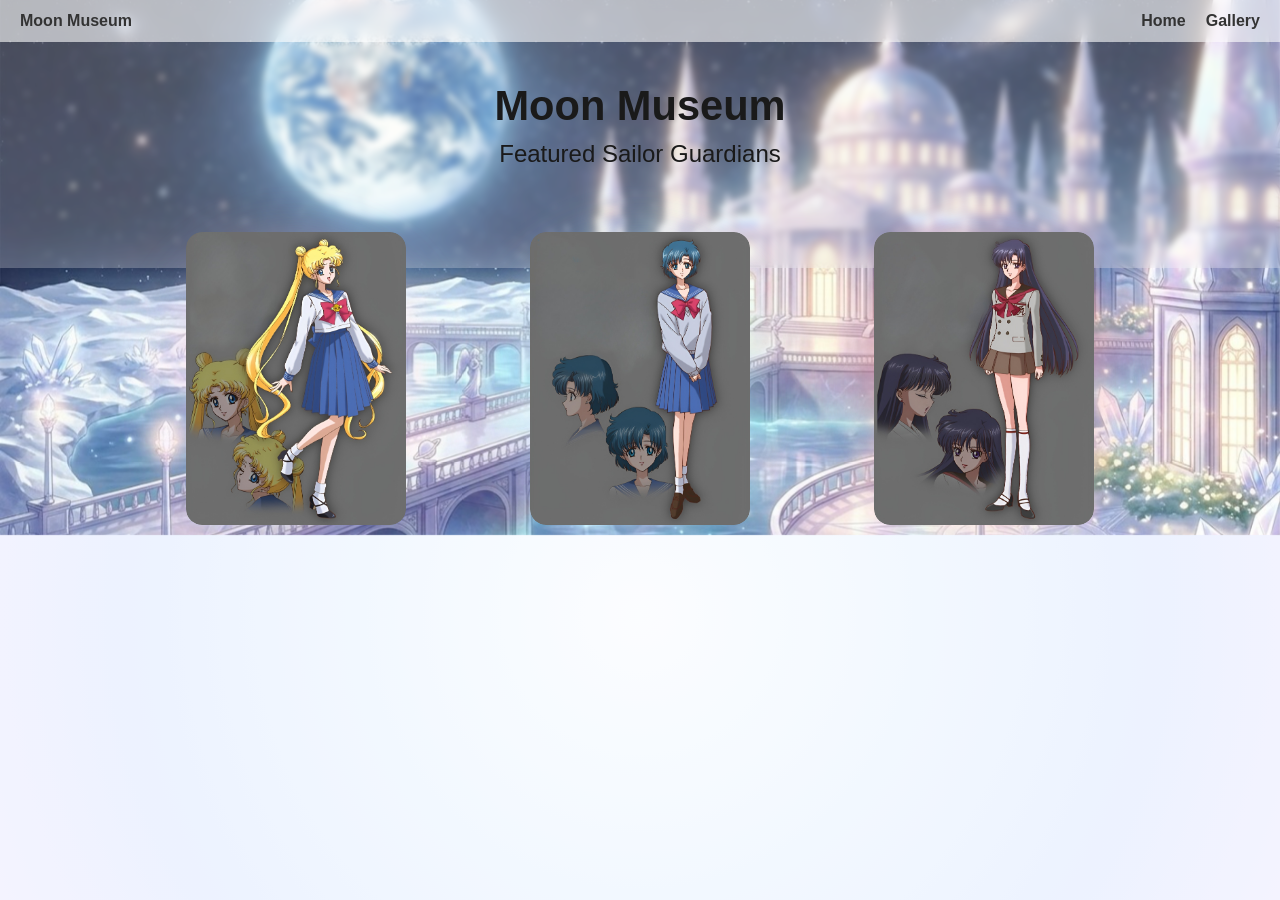
<file: index.html>
<!DOCTYPE html>
<html lang="en">
<head>
  <meta charset="UTF-8">
  <meta name="viewport" content="width=device-width, initial-scale=1.0">
  <title>Moon Museum</title>
  <link rel="stylesheet" href="css/nav.css">
  <link rel="stylesheet" href="css/style.css">
</head>

<body class="moon-bg">

  <header class="site-header">
    <nav class="main-nav">
      <div class="logo">Moon Museum</div>
      <button class="hamburger" aria-label="Toggle navigation">
        <span></span><span></span><span></span>
      </button>
      <div class="nav-links">
        <a href="index.html">Home</a>
        <a href="gallery.html">Gallery</a>
      </div>
    </nav>
  </header>

  <main>

   
    <section class="hero">
      <div class="hero-overlay">
        <div class="hero-content">
          <h1>Moon Museum</h1>
          <h2>Featured Sailor Guardians</h2>
        </div>
      </div>
    </section>

    
    <section class="cards-section">
      <div class="cards-grid">

        <!-- Usagi -->
        <a href="player-usagi.html" class="card"
           style="--glow1:#ffb7d5; --glow2:#ffd1e8;">
          <div class="card-inner">
            <div class="card-front">
              <img src="images/usagi-front.jpeg" alt="Usagi Tsukino front card">
            </div>
            <div class="card-back">
              <img class="back-img" src="images/usagi-back.jpeg" alt="Usagi Tsukino back card">
              <div class="stats">
                <p>Power: 8</p>
                <p>Speed: 6</p>
                <p>Magic: 10</p>
              </div>
            </div>
          </div>
        </a>

        <!-- Ami -->
        <a href="player-ami.html" class="card"
           style="--glow1:#7fe7ff; --glow2:#b5f3ff;">
          <div class="card-inner">
            <div class="card-front">
              <img src="images/ami-front.jpeg" alt="Ami Mizuno front card">
            </div>
            <div class="card-back">
              <img class="back-img" src="images/ami-back.jpeg" alt="Ami Mizuno back card">
              <div class="stats">
                <p>Power: 7</p>
                <p>Speed: 8</p>
                <p>Magic: 9</p>
              </div>
            </div>
          </div>
        </a>

        <!-- Rei -->
        <a href="player-rei.html" class="card"
           style="--glow1:#ff6b6b; --glow2:#ff9b9b;">
          <div class="card-inner">
            <div class="card-front">
              <img src="images/rei-front.jpeg" alt="Rei Hino front card">
            </div>
            <div class="card-back">
              <img class="back-img" src="images/rei-back.jpeg" alt="Rei Hino back card">
              <div class="stats">
                <p>Power: 9</p>
                <p>Speed: 7</p>
                <p>Magic: 9</p>
              </div>
            </div>
          </div>
        </a>

      </div>
    </section>

  </main>

  <script src="js/nav.js"></script>
</body>
</html>
</file>
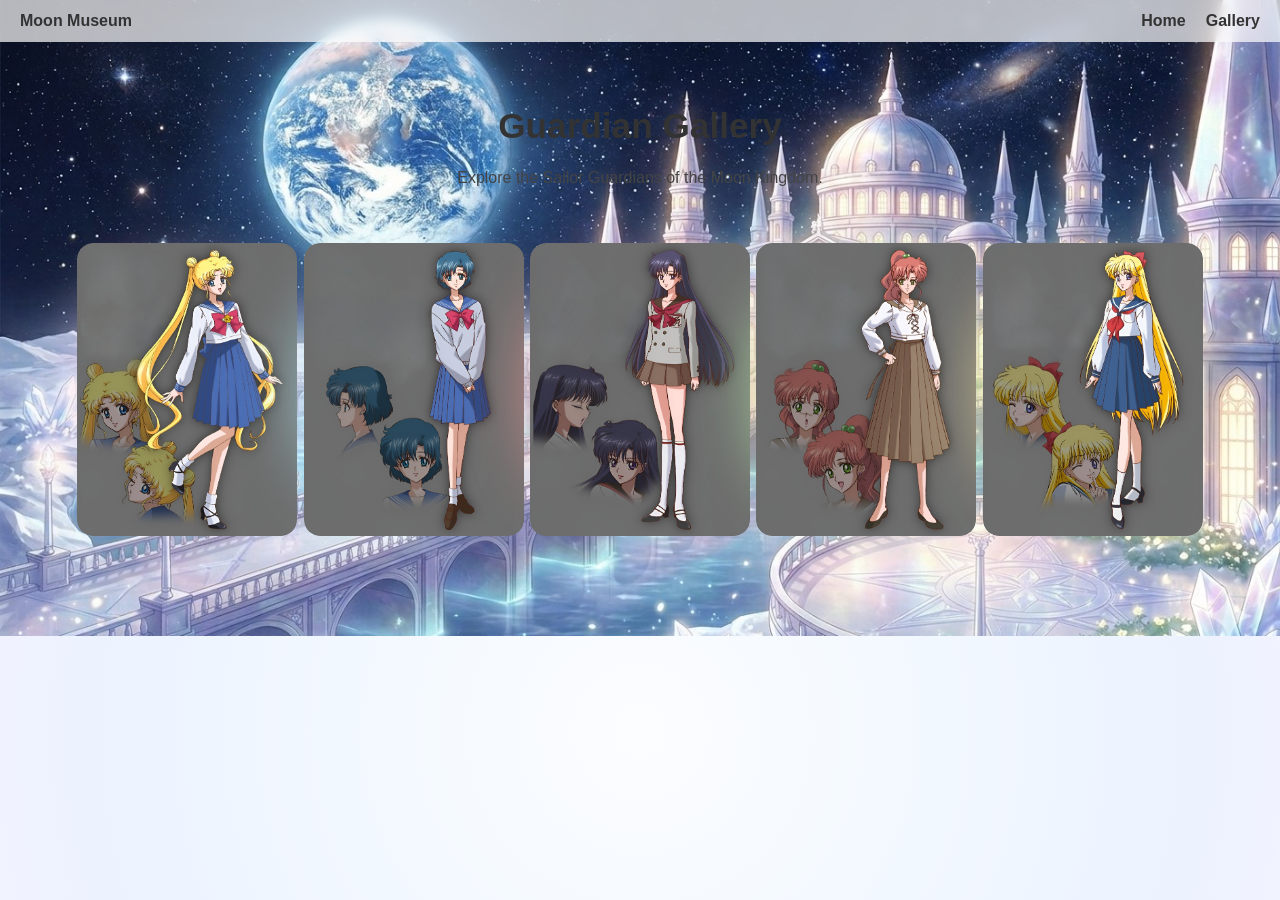
<file: gallery.html>
<!DOCTYPE html>
<html lang="en">
<head>
  <meta charset="UTF-8">
  <meta name="viewport" content="width=device-width, initial-scale=1.0">
  <title>Guardian Gallery</title>
  <link rel="stylesheet" href="css/nav.css">
  <link rel="stylesheet" href="css/style.css">
  <link rel="stylesheet" href="css/gallery.css">
</head>

<body class="moon-bg">

  <header class="site-header">
    <nav class="main-nav">
      <div class="logo">Moon Museum</div>
      <button class="hamburger" aria-label="Toggle navigation">
        <span></span><span></span><span></span>
      </button>
      <div class="nav-links">
        <a href="index.html">Home</a>
        <a href="gallery.html">Gallery</a>
      </div>
    </nav>
  </header>

  <main class="gallery-page">

    <header class="page-header">
      <h1>Guardian Gallery</h1>
      <p>Explore the Sailor Guardians of the Moon Kingdom.</p>
    </header>

    <section class="gallery-grid">

      <!-- Usagi -->
      <a href="player-usagi.html" class="card"
         style="--glow1:#ffb7d5; --glow2:#ffd1e8;">
        <div class="card-inner">
          <div class="card-front">
            <img src="images/usagi-front.jpeg" alt="Usagi Tsukino front card">
          </div>
          <div class="card-back">
            <img class="back-img" src="images/usagi-back.jpeg" alt="Usagi Tsukino back card">
            <div class="stats">
              <p>Power: 8</p>
              <p>Speed: 6</p>
              <p>Magic: 10</p>
            </div>
          </div>
        </div>
      </a>

      <!-- Ami -->
      <a href="player-ami.html" class="card"
         style="--glow1:#7fe7ff; --glow2:#b5f3ff;">
        <div class="card-inner">
          <div class="card-front">
            <img src="images/ami-front.jpeg" alt="Ami Mizuno front card">
          </div>
          <div class="card-back">
            <img class="back-img" src="images/ami-back.jpeg" alt="Ami Mizuno back card">
            <div class="stats">
              <p>Power: 7</p>
              <p>Speed: 8</p>
              <p>Magic: 9</p>
            </div>
          </div>
        </div>
      </a>

      <!-- Rei -->
      <a href="player-rei.html" class="card"
         style="--glow1:#ff6b6b; --glow2:#ff9b9b;">
        <div class="card-inner">
          <div class="card-front">
            <img src="images/rei-front.jpeg" alt="Rei Hino front card">
          </div>
          <div class="card-back">
            <img class="back-img" src="images/rei-back.jpeg" alt="Rei Hino back card">
            <div class="stats">
              <p>Power: 9</p>
              <p>Speed: 7</p>
              <p>Magic: 9</p>
            </div>
          </div>
        </div>
      </a>

      <!-- Makoto -->
      <a href="player-makoto.html" class="card"
         style="--glow1:#9cff8a; --glow2:#c8ffb8;">
        <div class="card-inner">
          <div class="card-front">
            <img src="images/makoto-front.jpeg" alt="Makoto Kino front card">
          </div>
          <div class="card-back">
            <img class="back-img" src="images/makoto-back.jpeg" alt="Makoto Kino back card">
            <div class="stats">
              <p>Power: 10</p>
              <p>Speed: 7</p>
              <p>Magic: 8</p>
            </div>
          </div>
        </div>
      </a>

      <!-- Minako -->
      <a href="player-minako.html" class="card"
         style="--glow1:#ffd86b; --glow2:#ffe9a3;">
        <div class="card-inner">
          <div class="card-front">
            <img src="images/minako-front.jpeg" alt="Minako Aino front card">
          </div>
          <div class="card-back">
            <img class="back-img" src="images/minako-back.jpeg" alt="Minako Aino back card">
            <div class="stats">
              <p>Power: 8</p>
              <p>Speed: 9</p>
              <p>Magic: 8</p>
            </div>
          </div>
        </div>
      </a>

    </section>

  </main>

  <script src="js/nav.js"></script>
</body>
</html>
</file>
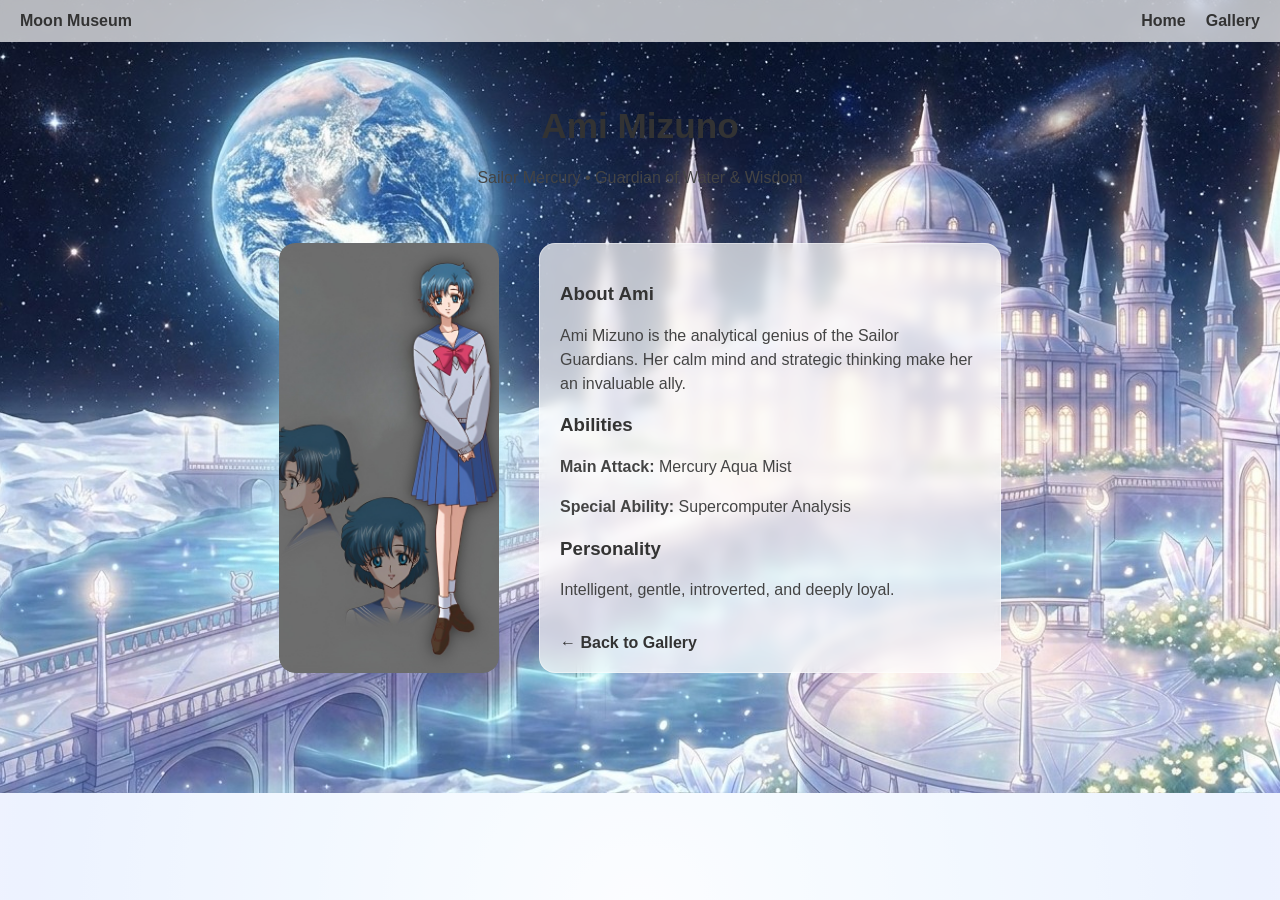
<file: player-ami.html>
<!DOCTYPE html>
<html lang="en">
<head>
  <meta charset="UTF-8">
  <meta name="viewport" content="width=device-width, initial-scale=1.0">
  <title>Ami Mizuno</title>
  <link rel="stylesheet" href="css/nav.css">
  <link rel="stylesheet" href="css/style.css">
</head>

<body class="moon-bg">

  <header class="site-header">
    <nav class="main-nav">
      <div class="logo">Moon Museum</div>
      <button class="hamburger" aria-label="Toggle navigation">
        <span></span><span></span><span></span>
      </button>
      <div class="nav-links">
        <a href="index.html">Home</a>
        <a href="gallery.html">Gallery</a>
      </div>
    </nav>
  </header>

  <main class="player-page">

    <header class="page-header">
      <h1>Ami Mizuno</h1>
      <p>Sailor Mercury • Guardian of Water & Wisdom</p>
    </header>

    <section class="player-profile">

      <a class="card"
         style="--glow1:#7fe7ff; --glow2:#b5f3ff;">
        <div class="card-inner">
          <div class="card-front">
            <img src="images/ami-front.jpeg" alt="Ami front">
          </div>
          <div class="card-back">
            <img class="back-img" src="images/ami-back.jpeg" alt="Ami back">
            <div class="stats">
              <p>Power: 7</p>
              <p>Speed: 8</p>
              <p>Magic: 9</p>
            </div>
          </div>
        </div>
      </a>

      <div class="player-info">
        <h3>About Ami</h3>
        <p>Ami Mizuno is the analytical genius of the Sailor Guardians. Her calm mind and strategic thinking make her an invaluable ally.</p>

        <h3>Abilities</h3>
        <p><strong>Main Attack:</strong> Mercury Aqua Mist</p>
        <p><strong>Special Ability:</strong> Supercomputer Analysis</p>

        <h3>Personality</h3>
        <p>Intelligent, gentle, introverted, and deeply loyal.</p>

        <a class="back-btn" href="gallery.html">← Back to Gallery</a>
      </div>

    </section>

  </main>

  <script src="js/nav.js"></script>
</body>
</html>
</file>
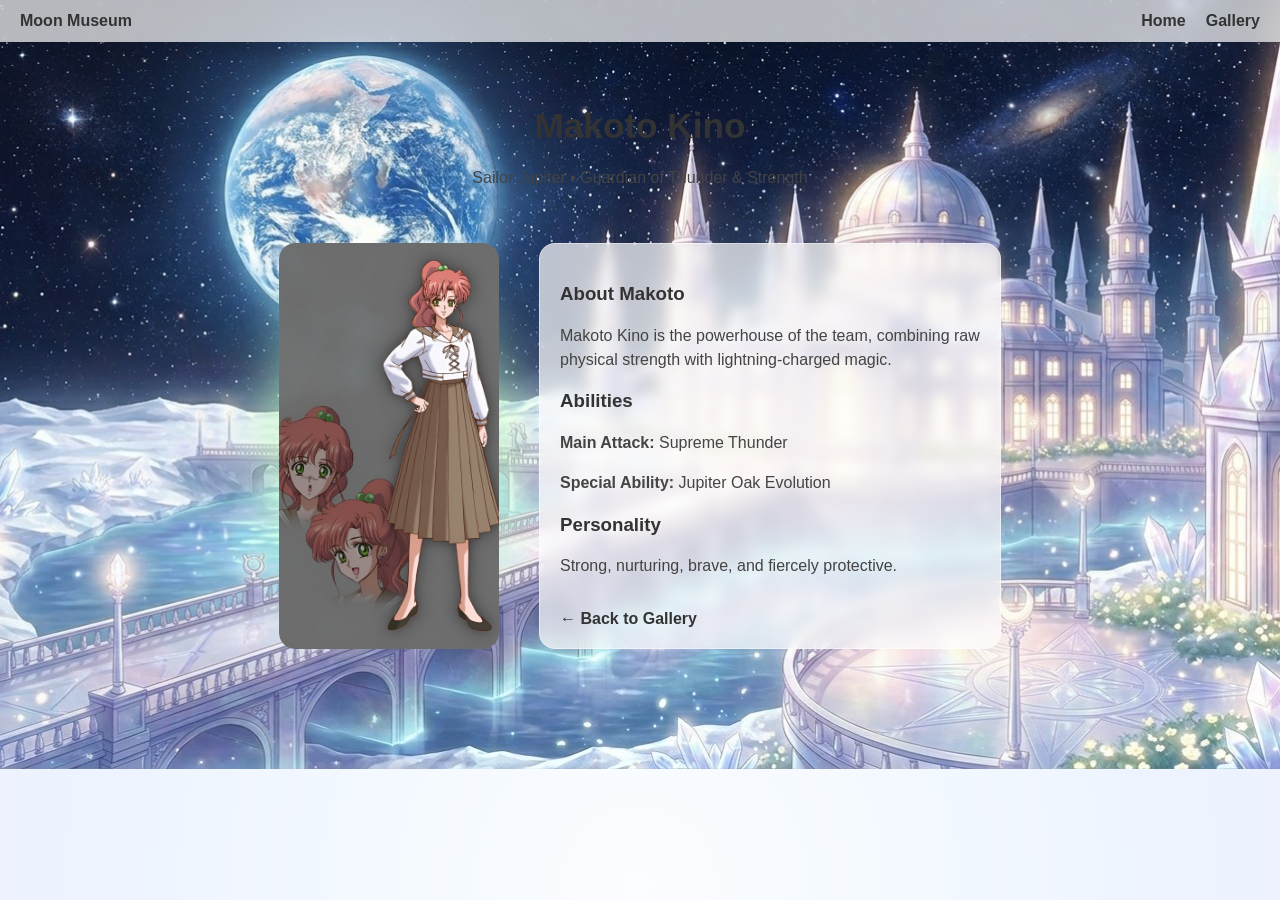
<file: player-makoto.html>
<!DOCTYPE html>
<html lang="en">
<head>
  <meta charset="UTF-8">
  <meta name="viewport" content="width=device-width, initial-scale=1.0">
  <title>Makoto Kino</title>
  <link rel="stylesheet" href="css/nav.css">
  <link rel="stylesheet" href="css/style.css">
</head>

<body class="moon-bg">

  <header class="site-header">
    <nav class="main-nav">
      <div class="logo">Moon Museum</div>
      <button class="hamburger" aria-label="Toggle navigation">
        <span></span><span></span><span></span>
      </button>
      <div class="nav-links">
        <a href="index.html">Home</a>
        <a href="gallery.html">Gallery</a>
      </div>
    </nav>
  </header>

  <main class="player-page">

    <header class="page-header">
      <h1>Makoto Kino</h1>
      <p>Sailor Jupiter • Guardian of Thunder & Strength</p>
    </header>

    <section class="player-profile">

      <a class="card"
         style="--glow1:#9cff8a; --glow2:#c8ffb8;">
        <div class="card-inner">
          <div class="card-front">
            <img src="images/makoto-front.jpeg" alt="Makoto front">
          </div>
          <div class="card-back">
            <img class="back-img" src="images/makoto-back.jpeg" alt="Makoto back">
            <div class="stats">
              <p>Power: 10</p>
              <p>Speed: 7</p>
              <p>Magic: 8</p>
            </div>
          </div>
        </div>
      </a>

      <div class="player-info">
        <h3>About Makoto</h3>
        <p>Makoto Kino is the powerhouse of the team, combining raw physical strength with lightning‑charged magic.</p>

        <h3>Abilities</h3>
        <p><strong>Main Attack:</strong> Supreme Thunder</p>
        <p><strong>Special Ability:</strong> Jupiter Oak Evolution</p>

        <h3>Personality</h3>
        <p>Strong, nurturing, brave, and fiercely protective.</p>

        <a class="back-btn" href="gallery.html">← Back to Gallery</a>
      </div>

    </section>

  </main>

  <script src="js/nav.js"></script>
</body>
</html>
</file>
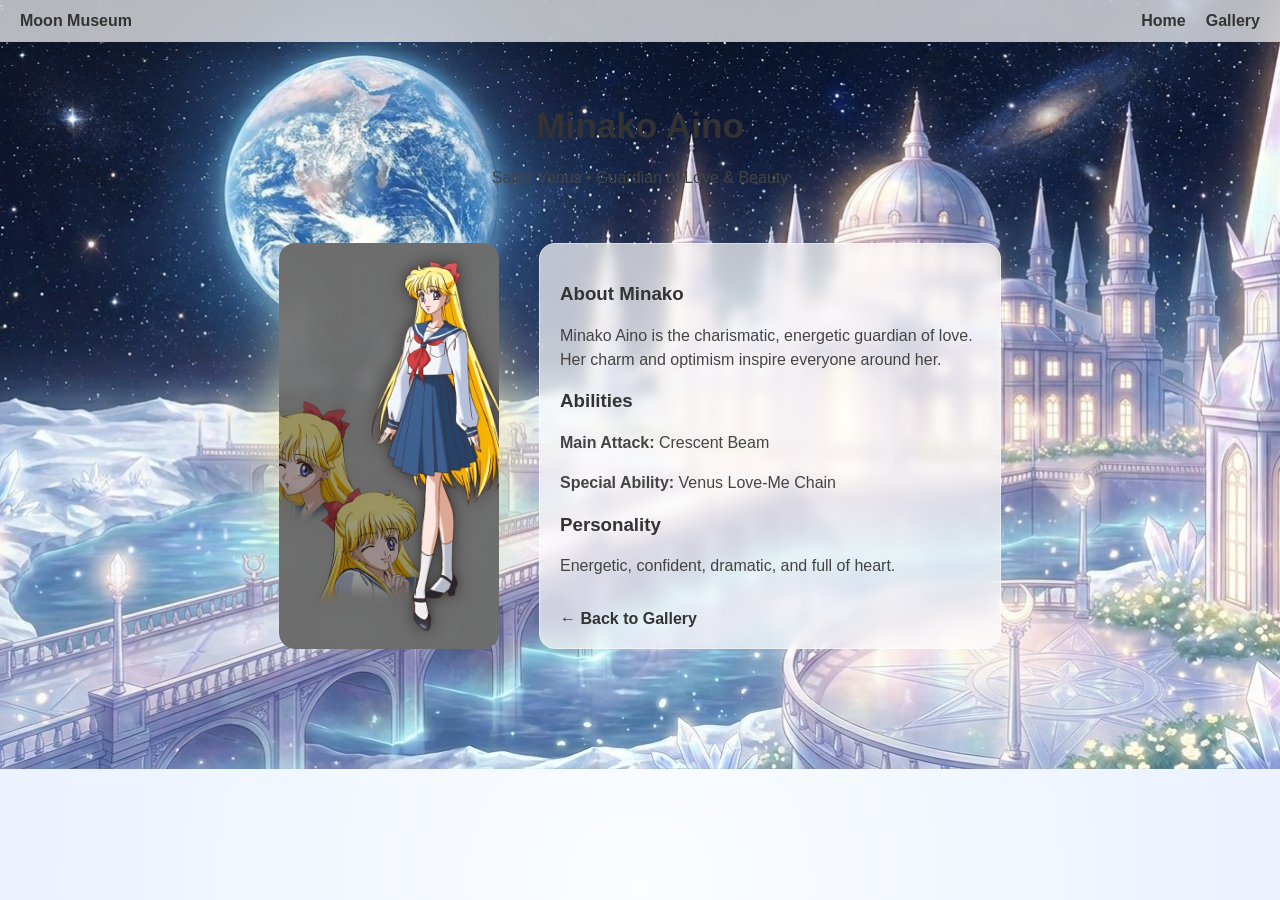
<file: player-minako.html>
<!DOCTYPE html>
<html lang="en">
<head>
  <meta charset="UTF-8">
  <meta name="viewport" content="width=device-width, initial-scale=1.0">
  <title>Minako Aino</title>
  <link rel="stylesheet" href="css/nav.css">
  <link rel="stylesheet" href="css/style.css">
</head>

<body class="moon-bg">

  <header class="site-header">
    <nav class="main-nav">
      <div class="logo">Moon Museum</div>
      <button class="hamburger" aria-label="Toggle navigation">
        <span></span><span></span><span></span>
      </button>
      <div class="nav-links">
        <a href="index.html">Home</a>
        <a href="gallery.html">Gallery</a>
      </div>
    </nav>
  </header>

  <main class="player-page">

    <header class="page-header">
      <h1>Minako Aino</h1>
      <p>Sailor Venus • Guardian of Love & Beauty</p>
    </header>

    <section class="player-profile">

      <a class="card"
         style="--glow1:#ffd86b; --glow2:#ffe9a3;">
        <div class="card-inner">
          <div class="card-front">
            <img src="images/minako-front.jpeg" alt="Minako front">
          </div>
          <div class="card-back">
            <img class="back-img" src="images/minako-back.jpeg" alt="Minako back">
            <div class="stats">
              <p>Power: 8</p>
              <p>Speed: 9</p>
              <p>Magic: 8</p>
            </div>
          </div>
        </div>
      </a>

      <div class="player-info">
        <h3>About Minako</h3>
        <p>Minako Aino is the charismatic, energetic guardian of love. Her charm and optimism inspire everyone around her.</p>

        <h3>Abilities</h3>
        <p><strong>Main Attack:</strong> Crescent Beam</p>
        <p><strong>Special Ability:</strong> Venus Love‑Me Chain</p>

        <h3>Personality</h3>
        <p>Energetic, confident, dramatic, and full of heart.</p>

        <a class="back-btn" href="gallery.html">← Back to Gallery</a>
      </div>

    </section>

  </main>

  <script src="js/nav.js"></script>
</body>
</html>
</file>
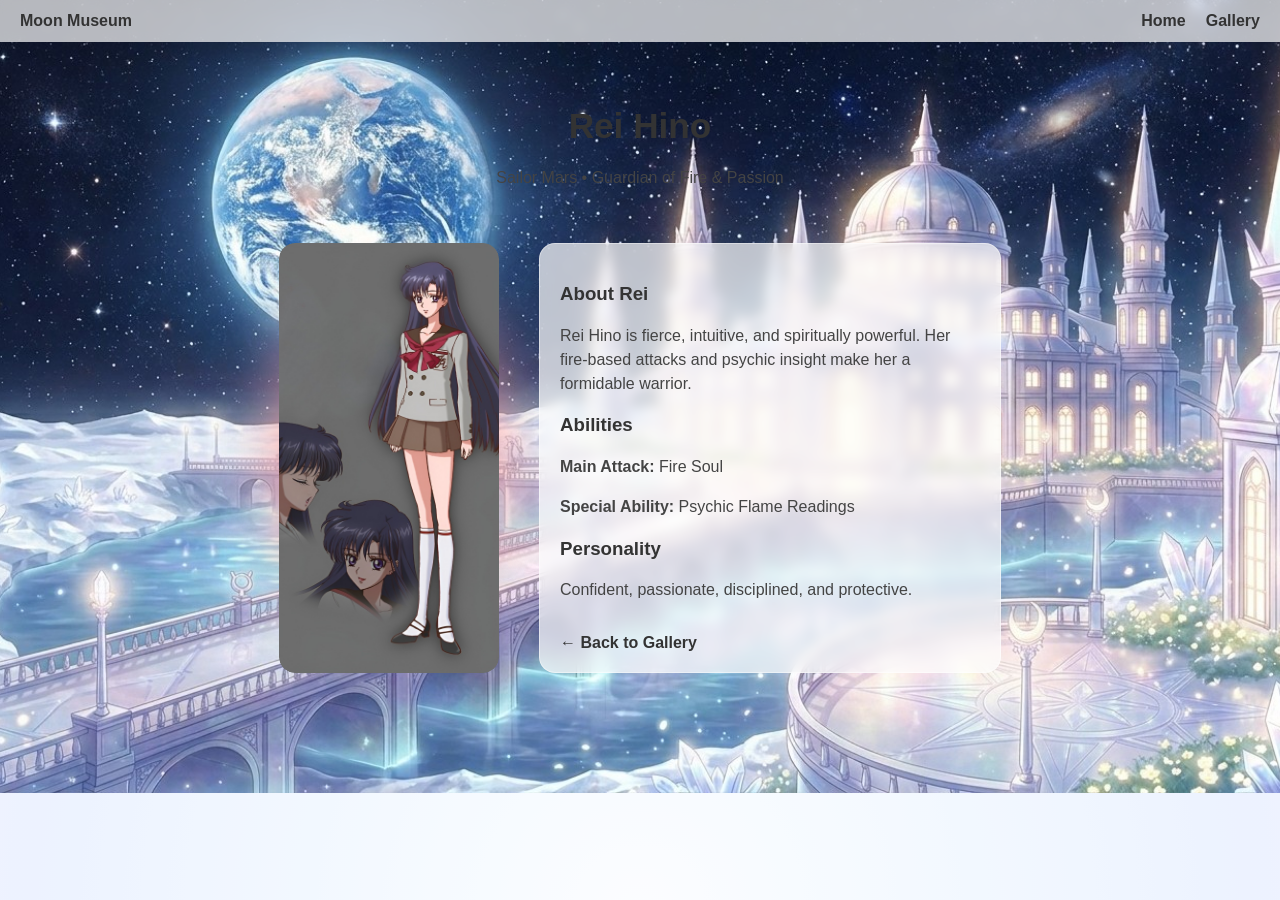
<file: player-rei.html>
<!DOCTYPE html>
<html lang="en">
<head>
  <meta charset="UTF-8">
  <meta name="viewport" content="width=device-width, initial-scale=1.0">
  <title>Rei Hino</title>
  <link rel="stylesheet" href="css/nav.css">
  <link rel="stylesheet" href="css/style.css">
</head>

<body class="moon-bg">

  <header class="site-header">
    <nav class="main-nav">
      <div class="logo">Moon Museum</div>
      <button class="hamburger" aria-label="Toggle navigation">
        <span></span><span></span><span></span>
      </button>
      <div class="nav-links">
        <a href="index.html">Home</a>
        <a href="gallery.html">Gallery</a>
      </div>
    </nav>
  </header>

  <main class="player-page">

    <header class="page-header">
      <h1>Rei Hino</h1>
      <p>Sailor Mars • Guardian of Fire & Passion</p>
    </header>

    <section class="player-profile">

      <a class="card"
         style="--glow1:#ff6b6b; --glow2:#ff9b9b;">
        <div class="card-inner">
          <div class="card-front">
            <img src="images/rei-front.jpeg" alt="Rei front">
          </div>
          <div class="card-back">
            <img class="back-img" src="images/rei-back.jpeg" alt="Rei back">
            <div class="stats">
              <p>Power: 9</p>
              <p>Speed: 7</p>
              <p>Magic: 9</p>
            </div>
          </div>
        </div>
      </a>

      <div class="player-info">
        <h3>About Rei</h3>
        <p>Rei Hino is fierce, intuitive, and spiritually powerful. Her fire‑based attacks and psychic insight make her a formidable warrior.</p>

        <h3>Abilities</h3>
        <p><strong>Main Attack:</strong> Fire Soul</p>
        <p><strong>Special Ability:</strong> Psychic Flame Readings</p>

        <h3>Personality</h3>
        <p>Confident, passionate, disciplined, and protective.</p>

        <a class="back-btn" href="gallery.html">← Back to Gallery</a>
      </div>

    </section>

  </main>

  <script src="js/nav.js"></script>
</body>
</html>
</file>
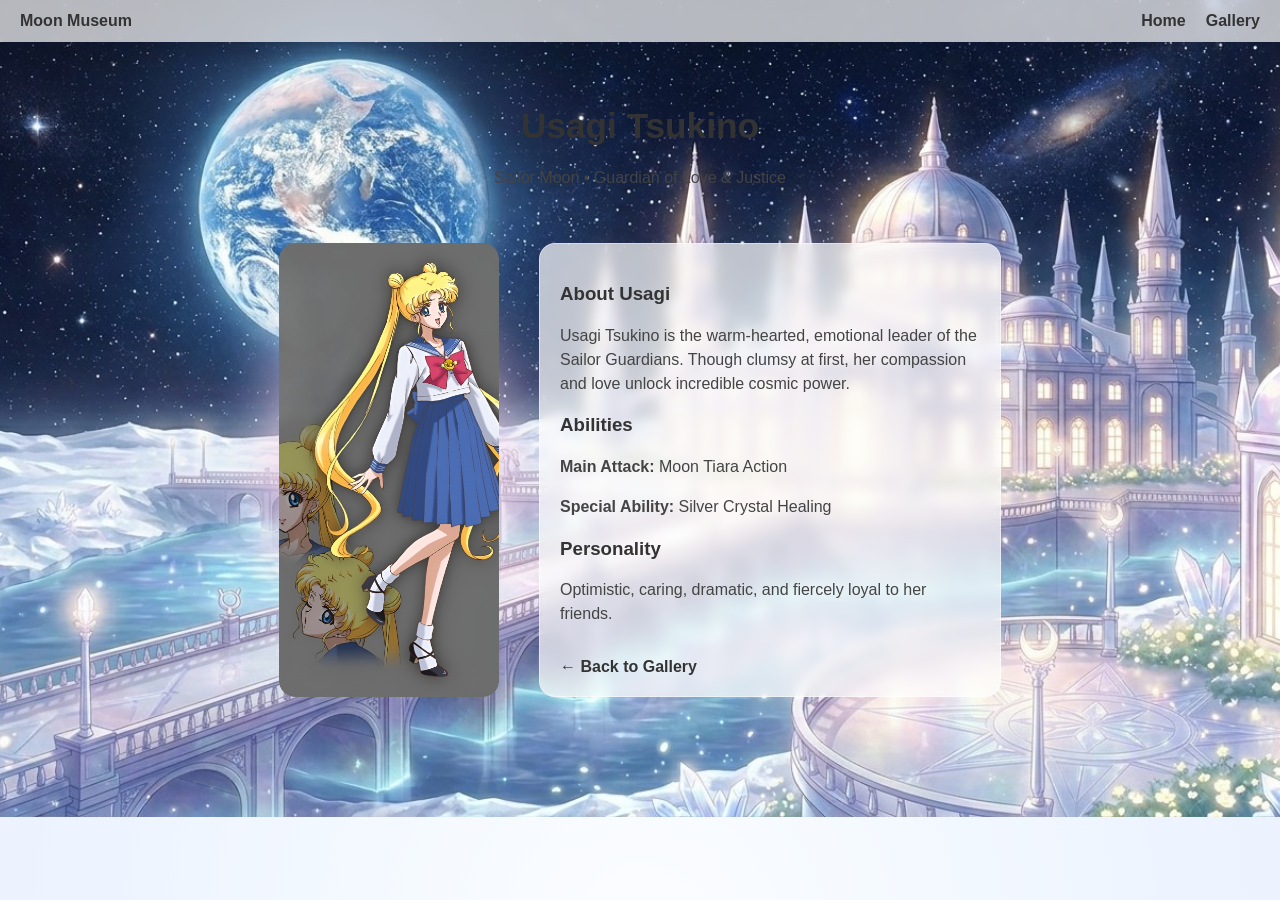
<file: player-usagi.html>
<!DOCTYPE html>
<html lang="en">
<head>
  <meta charset="UTF-8">
  <meta name="viewport" content="width=device-width, initial-scale=1.0">
  <title>Usagi Tsukino</title>
  <link rel="stylesheet" href="css/nav.css">
  <link rel="stylesheet" href="css/style.css">
</head>

<body class="moon-bg">

  <header class="site-header">
    <nav class="main-nav">
      <div class="logo">Moon Museum</div>
      <button class="hamburger" aria-label="Toggle navigation">
        <span></span><span></span><span></span>
      </button>
      <div class="nav-links">
        <a href="index.html">Home</a>
        <a href="gallery.html">Gallery</a>
      </div>
    </nav>
  </header>

  <main class="player-page">

    <header class="page-header">
      <h1>Usagi Tsukino</h1>
      <p>Sailor Moon • Guardian of Love & Justice</p>
    </header>

    <section class="player-profile">

      <a class="card"
         style="--glow1:#ffb7d5; --glow2:#ffd1e8;">
        <div class="card-inner">

          <!-- FRONT -->
          <div class="card-front">
            <img src="images/usagi-front.jpeg" alt="Usagi front">
          </div>

          <!-- BACK -->
          <div class="card-back">
            <img class="back-img" src="images/usagi-back.jpeg" alt="Usagi back">

            <!-- WHITE STATS (back only) -->
            <div class="stats">
              <p>Power: 8</p>
              <p>Speed: 6</p>
              <p>Magic: 10</p>
            </div>
          </div>

        </div>
      </a>

      <div class="player-info">
        <h3>About Usagi</h3>
        <p>Usagi Tsukino is the warm‑hearted, emotional leader of the Sailor Guardians. Though clumsy at first, her compassion and love unlock incredible cosmic power.</p>

        <h3>Abilities</h3>
        <p><strong>Main Attack:</strong> Moon Tiara Action</p>
        <p><strong>Special Ability:</strong> Silver Crystal Healing</p>

        <h3>Personality</h3>
        <p>Optimistic, caring, dramatic, and fiercely loyal to her friends.</p>

        <a class="back-btn" href="gallery.html">← Back to Gallery</a>
      </div>

    </section>

  </main>

  <script src="js/nav.js"></script>
</body>
</html>
</file>
<file: css/nav.css>
.site-header {
  position: sticky;
  top: 0;
  z-index: 1000;
}

.main-nav {
  display: flex;
  justify-content: space-between;
  align-items: center;
  padding: 12px 20px;
  background: rgba(255, 255, 255, 0.7);
  backdrop-filter: blur(6px);
}

.logo {
  font-weight: 700;
  color: #333;
}

.nav-links {
  display: flex;
  gap: 20px;
}

.nav-links a {
  text-decoration: none;
  color: #333;
  font-weight: 600;
}

.hamburger {
  display: none;
  flex-direction: column;
  gap: 4px;
  background: none;
  border: none;
}

.hamburger span {
  width: 22px;
  height: 2px;
  background: #333;
}

@media (max-width: 700px) {
  .nav-links {
    position: absolute;
    top: 56px;
    right: 0;
    background: rgba(255, 255, 255, 0.9);
    flex-direction: column;
    padding: 10px 20px;
    gap: 12px;
    opacity: 0;
    pointer-events: none;
    transition: 0.2s ease;
  }

  .nav-links.open {
    opacity: 1;
    pointer-events: auto;
  }

  .hamburger {
    display: flex;
  }
}
</file>
<file: css/style.css>
html, body {
  margin: 0;
  padding: 0;
  font-family: "Poppins", sans-serif;
  color: #1a1a1a;
  background: radial-gradient(
    circle at 50% 15%,
    #f8fbff 0%,
    #e4f1ff 35%,
    #d7e4ff 65%,
    #efe6ff 100%
  );
  overflow-x: hidden;
}

.moon-bg {
  background-image: url("../images/moon-kingdom.jpeg");
  background-size: cover;
  background-position: center;
  background-repeat: no-repeat;
}

.moon-bg::before {
  content: "";
  position: fixed;
  inset: 0;
  background: rgba(255, 255, 255, 0.55);
  pointer-events: none;
  z-index: -1;
}


.hero {
  width: 100%;
  min-height: 360px;
  position: relative;
}

.hero-overlay {
  width: 100%;
  height: 100%;
  background: rgba(255, 255, 255, 0.25);
  backdrop-filter: blur(3px);
  display: flex;
  justify-content: center;
  align-items: center;
}

.hero-content {
  text-align: center;
  padding: 40px 20px 80px;
}

.hero-content h1 {
  font-size: 2.6rem;
  margin: 0;
}

.hero-content h2 {
  margin-top: 10px;
  font-weight: 300;
}


.cards-section {
  margin-top: -170px;
  padding-bottom: 10px;
}

.cards-grid {
  display: grid;
  grid-template-columns: repeat(3, minmax(0, 1fr));
  gap: 32px;
  max-width: 1000px;
  margin: 0 auto;
  justify-items: center;
}

.card {
  width: 220px;
  aspect-ratio: 3 / 4;
  perspective: 1200px;
  position: relative;
  text-decoration: none;
}

.card::before {
  content: "";
  position: absolute;
  inset: -12px;
  border-radius: 20px;
  background: radial-gradient(circle at 50% 50%,
    var(--glow1) 0%,
    var(--glow2) 40%,
    transparent 75%
  );
  filter: blur(28px);
  opacity: 0.7;
  z-index: -1;
  transition: opacity 0.3s ease, filter 0.3s ease;
}

.card:hover::before {
  opacity: 1;
  filter: blur(40px);
}

.card-inner {
  width: 100%;
  height: 100%;
  position: relative;
  transition: transform 0.8s ease;
  transform-style: preserve-3d;
  border-radius: 16px;
  overflow: hidden;
}

.card:hover .card-inner {
  transform: rotateY(180deg);
}

.card-front,
.card-back {
  position: absolute;
  inset: 0;
  backface-visibility: hidden;
  border-radius: 16px;
  overflow: hidden;
}

.card-back {
  transform: rotateY(180deg);
}

.card-front img,
.card-back .back-img {
  width: 100%;
  height: 100%;
  object-fit: cover;
}


.stats {
  position: absolute;
  top: 10px;
  left: 10px;
  color: #d4a72c;
  font-family: "Cinzel", serif;
  font-weight: 600;
  text-shadow: 0 0 6px rgba(255,255,255,0.8);
  font-size: 0.9rem;
}


.page-header {
  text-align: center;
  padding: 40px 20px 20px;
}

.page-header h1 {
  font-size: 2.2rem;
  color: #333;
}

.page-header p {
  color: #444;
}


.player-profile {
  max-width: 1000px;
  margin: 20px auto 120px;
  padding: 0 20px;
  display: flex;
  gap: 40px;
  justify-content: center;
  flex-wrap: wrap;
}

.player-info {
  flex: 1 1 260px;
  max-width: 420px;
  background: rgba(255, 255, 255, 0.7);
  padding: 20px;
  border-radius: 16px;
  backdrop-filter: blur(6px);
  border: 1px solid rgba(255, 255, 255, 0.4);
}

.player-info h3 {
  color: #333;
}

.player-info p {
  color: #444;
  line-height: 1.5;
}

.back-btn {
  display: inline-block;
  margin-top: 16px;
  text-decoration: none;
  color: #333;
  font-weight: 600;
}


@media (max-width: 900px) {
  .cards-grid {
    grid-template-columns: repeat(2, minmax(0, 1fr));
  }
}

@media (max-width: 600px) {
  .cards-grid {
    grid-template-columns: 1fr;
  }
}
</file>
<file: css/gallery.css>
.gallery-page {
  padding-bottom: 80px;
}

.gallery-grid {
  display: grid;
  grid-template-columns: repeat(5, minmax(0, 1fr));
  gap: 32px;
  max-width: 1100px;
  margin: 0 auto;
  padding: 20px;
  justify-items: center;
}

@media (max-width: 900px) {
  .gallery-grid {
    grid-template-columns: repeat(2, minmax(0, 1fr));
  }
}

@media (max-width: 600px) {
  .gallery-grid {
    grid-template-columns: 1fr;
  }
}
</file>
